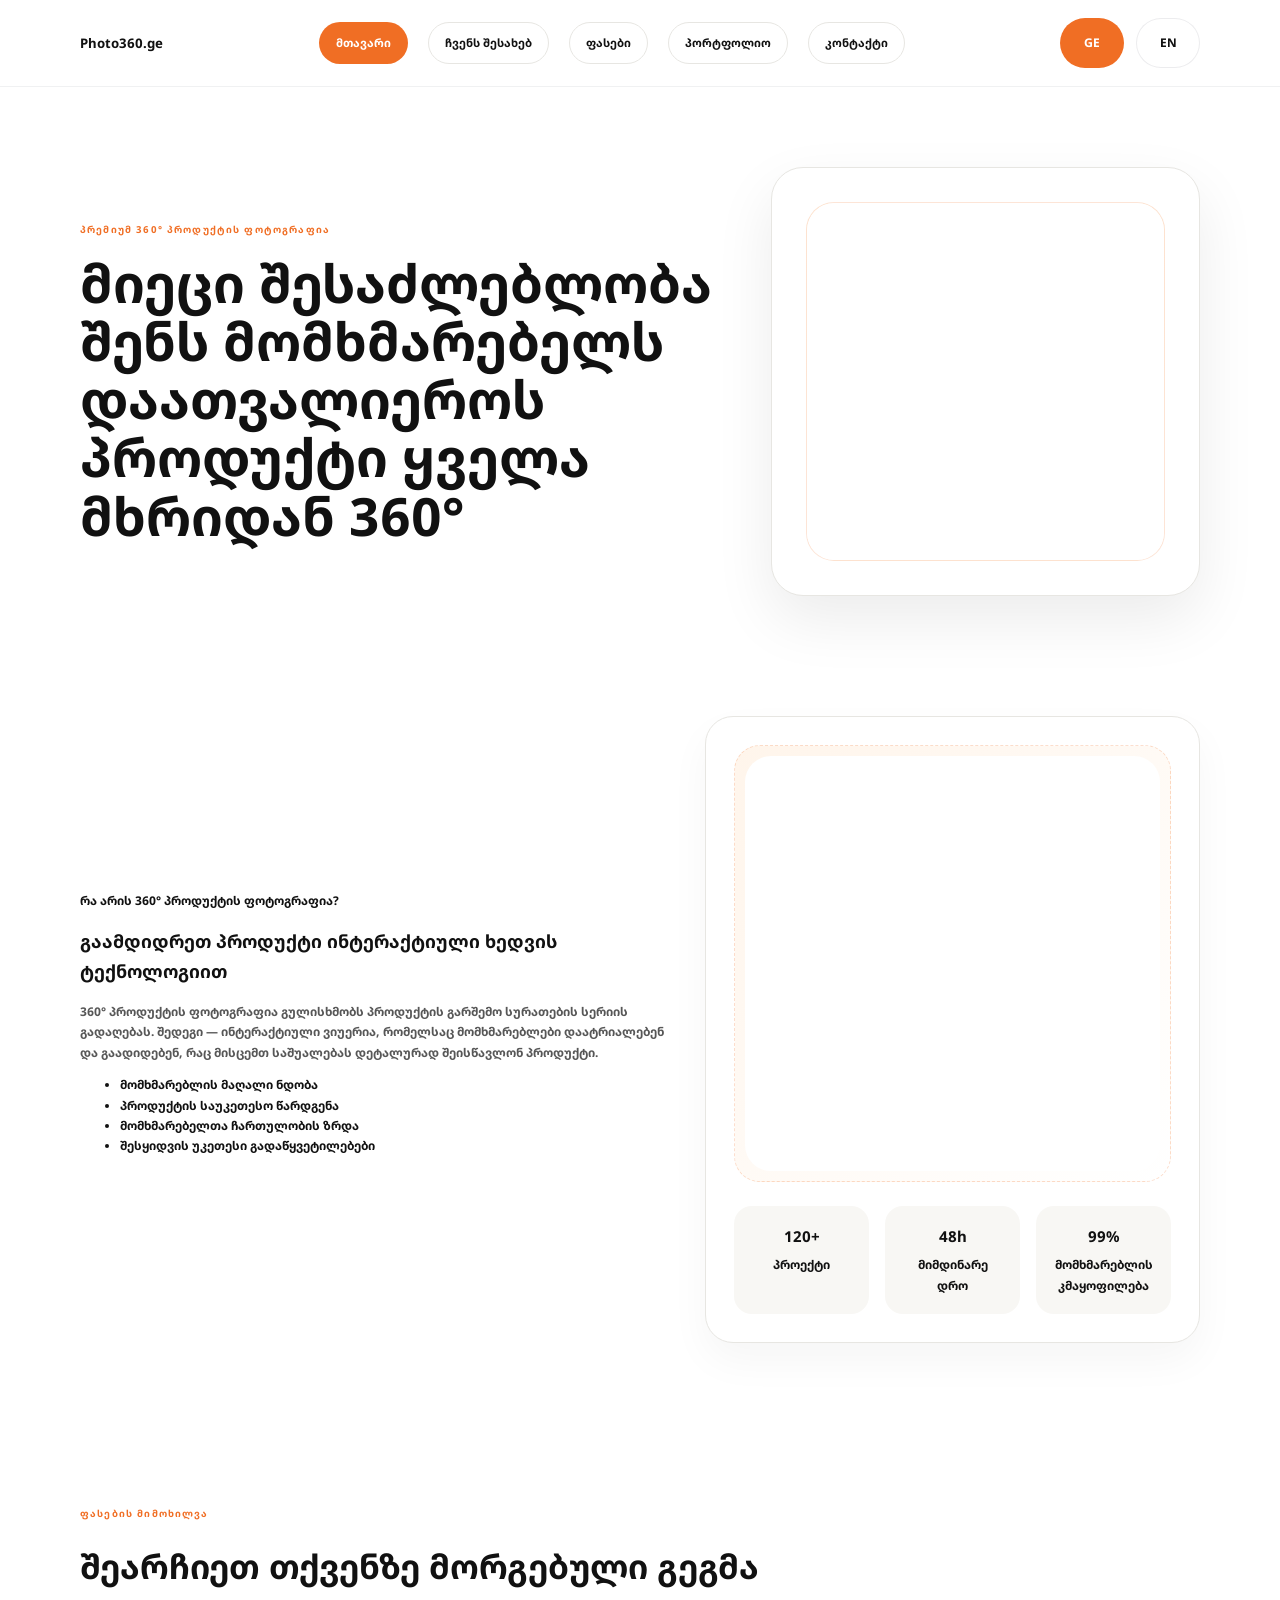
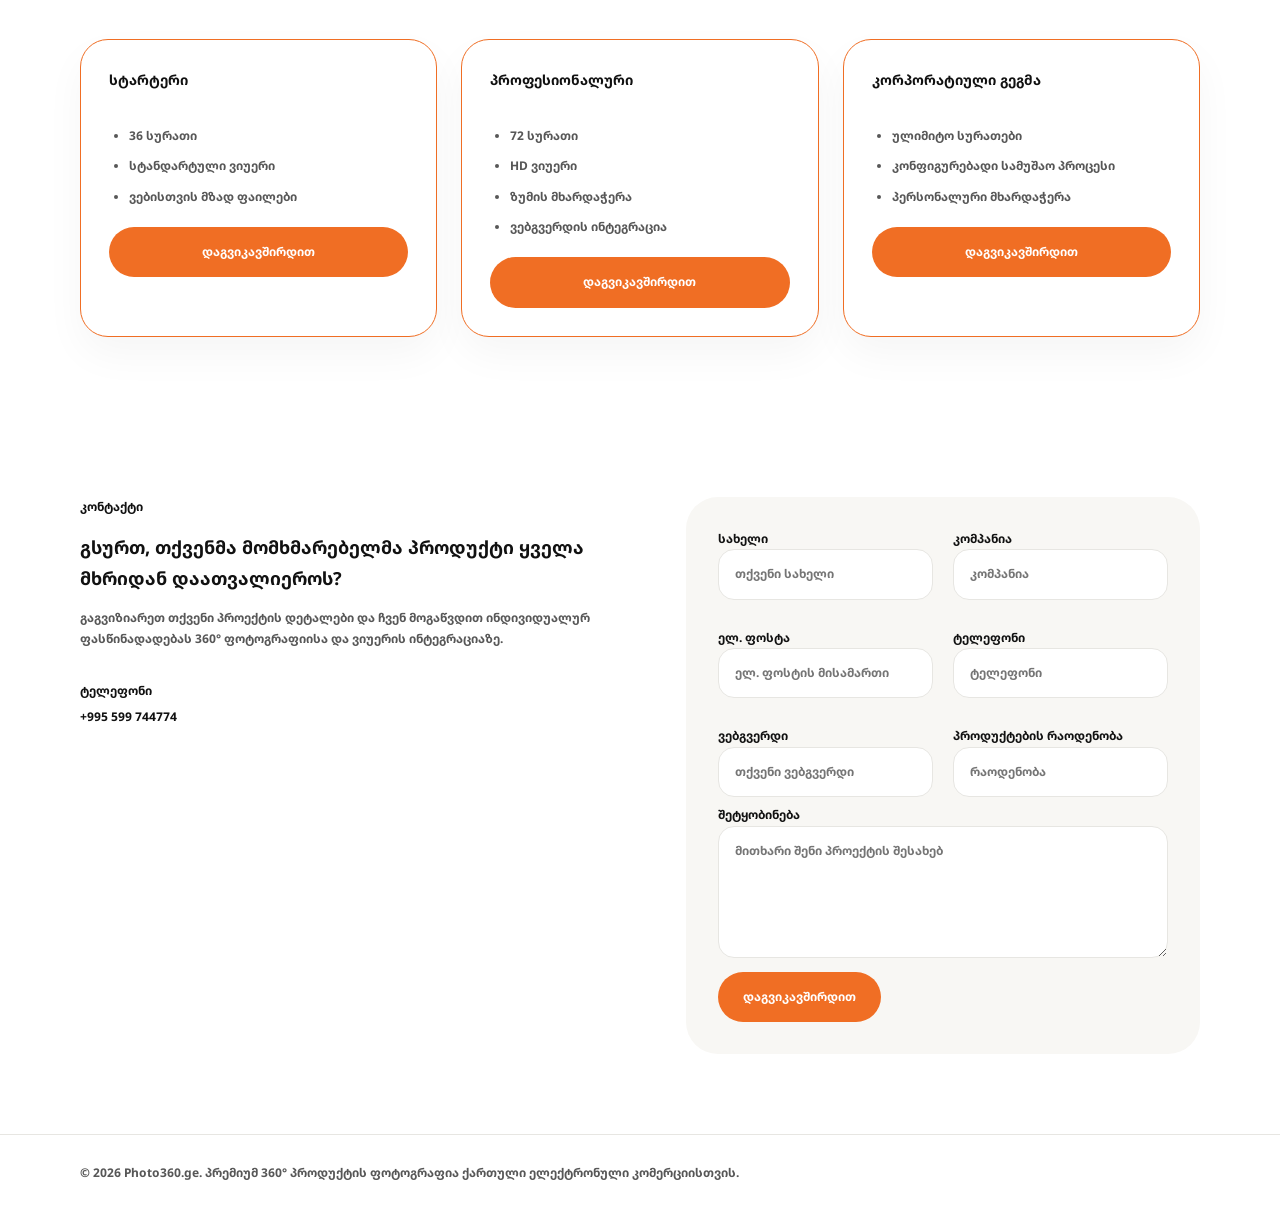
<file: index.html>
<!DOCTYPE html>
<html lang="ka">
  <head>
    <meta charset="UTF-8" />
    <meta name="viewport" content="width=device-width, initial-scale=1.0" />
    <title>Photo360.ge – Show Every Product From Every Angle</title>
    <meta
      name="description"
      content="Photo360.ge offers professional 360° product photography, interactive product viewers and e-commerce imaging for businesses in Georgia."
    />
    <link rel="stylesheet" href="styles.css" />
  </head>
  <body>
    <header class="site-header">
      <div class="container header-inner">
        <a href="index.html" class="brand">Photo360.ge</a>
        <button class="mobile-nav-toggle" aria-label="Toggle navigation">
          <span></span>
          <span></span>
          <span></span>
        </button>
        <nav class="site-nav">
          <a href="index.html" data-en="Home">მთავარი</a>
          <a href="about.html" data-en="About Us">ჩვენს შესახებ</a>

          <a href="pricing.html" data-en="Pricing">ფასები</a>
          <a href="portfolio.html" data-en="Portfolio">პორტფოლიო</a>
          <a href="contact.html" data-en="Contact">კონტაქტი</a>
        </nav>
        <div class="header-actions">
          <a href="?lang=ka" class="button button-secondary language-toggle">GE</a>
          <a href="?lang=en" class="button button-secondary language-toggle">EN</a>
        </div>
      </div>
    </header>

    <main>
      <section class="hero" id="home">
        <div class="container hero-grid">
          <div class="hero-copy">
            <span class="eyebrow" data-en="Premium 360° Product Photography">პრემიუმ 360° პროდუქტის ფოტოგრაფია</span>
            <h1 data-en="Give your customer the ability to explore the product from every angle in 360°">მიეცი შესაძლებლობა შენს მომხმარებელს დაათვალიეროს პროდუქტი ყველა მხრიდან 360°</h1>
          </div>

          <div class="hero-visual">
            <div class="viewer-card">
              <div class="viewer-placeholder">
                <iframe src="https://spinzam.com/shot/embed/?idx=553513" width="640" height="640" scrolling="no" style="max-width:100%; max-height:100vw;"></iframe>
              </div>
            </div>
          </div>
        </div>
      </section>

      <section class="section viewer" id="viewer">
        <div class="container viewer-grid">
          <div class="viewer-copy">
            <span class="eyebrow" data-en="What is 360 Product Photography?">რა არის 360° პროდუქტის ფოტოგრაფია?</span>
            <h2 data-en="Enrich your product with interactive viewing technology">გაამდიდრეთ პროდუქტი ინტერაქტიული ხედვის ტექნოლოგიით</h2>
            <p data-en="360° product photography involves capturing a series of images around a product. The result is an interactive viewer that customers can rotate and zoom, allowing them to examine the product in detail.">
              360° პროდუქტის ფოტოგრაფია გულისხმობს პროდუქტის გარშემო სურათების სერიის გადაღებას. შედეგი — ინტერაქტიული ვიუერია, რომელსაც მომხმარებლები დაატრიალებენ და გაადიდებენ, რაც მისცემთ საშუალებას დეტალურად შეისწავლონ პროდუქტი.
            </p>
            <ul>
              <li data-en="Higher customer trust">მომხმარებლის მაღალი ნდობა</li>
              <li data-en="Best product presentation">პროდუქტის საუკეთესო წარდგენა</li>
              <li data-en="Increased customer engagement">მომხმარებელთა ჩართულობის ზრდა</li>
              <li data-en="Better purchasing decisions">შესყიდვის უკეთესი გადაწყვეტილებები</li>
            </ul>
          </div>
          <div class="viewer-demo-card">
            <div class="viewer-demo-body">
              <div class="viewer-demo-placeholder">
                <iframe src="https://spinzam.com/shot/embed/?idx=553509" width="640" height="640" scrolling="no" style="max-width:100%; max-height:100vw;"></iframe>
              </div>
              <div class="viewer-stats">
                <div><strong>120+</strong><span data-en="Projects">პროექტი</span></div>
                <div><strong>48h</strong><span data-en="Turnaround">მიმდინარე დრო</span></div>
                <div><strong>99%</strong><span data-en="Client satisfaction">მომხმარებლის კმაყოფილება</span></div>
              </div>
            </div>
          </div>
        </div>
      </section>

      <section class="section pricing" id="pricing">
        <div class="container">
          <div class="section-intro">
            <span class="eyebrow" data-en="Pricing Preview">ფასების მიმოხილვა</span>
            <h2 data-en="Choose the plan that works for you">შეარჩიეთ თქვენზე მორგებული გეგმა</h2>
          </div>
          <div class="pricing-grid">
            <article class="pricing-card featured">
              <h3 data-en="Starter">სტარტერი</h3>
              <ul>
                <li data-en="36 Images">36 სურათი</li>
                <li data-en="Standard Viewer">სტანდარტული ვიუერი</li>
                <li data-en="Web Ready Files">ვებისთვის მზად ფაილები</li>
              </ul>
              <a href="#contact" class="button button-primary" data-en="Contact">დაგვიკავშირდით</a>
            </article>
            <article class="pricing-card">
              <h3 data-en="Professional">პროფესიონალური</h3>
              <ul>
                <li data-en="72 Images">72 სურათი</li>
                <li data-en="HD Viewer">HD ვიუერი</li>
                <li data-en="Zoom Support">ზუმის მხარდაჭერა</li>
                <li data-en="Website Integration">ვებგვერდის ინტეგრაცია</li>
              </ul>
              <a href="#contact" class="button button-primary" data-en="Contact">დაგვიკავშირდით</a>
            </article>
            <article class="pricing-card">
              <h3 data-en="Corporate">კორპორატიული გეგმა</h3>
              <ul>
                <li data-en="Unlimited Images">ულიმიტო სურათები</li>
                <li data-en="Custom Workflow">კონფიგურებადი სამუშაო პროცესი</li>
                <li data-en="Personalized Support">პერსონალური მხარდაჭერა</li>
              </ul>
              <a href="#contact" class="button button-primary" data-en="Contact">დაგვიკავშირდით</a>
            </article>
          </div>
        </div>
      </section>

      <section class="section contact" id="contact">
        <div class="container contact-grid">
          <div class="contact-copy">
            <span class="eyebrow" data-en="Contact">კონტაქტი</span>
            <h2 data-en="Would you like your customers to view your product from every angle?">გსურთ, თქვენმა მომხმარებელმა პროდუქტი ყველა მხრიდან დაათვალიეროს?</h2>
            <p data-en="Share your project details, and we will provide a tailored proposal for 360° photography and viewer integration.">
              გაგვიზიარეთ თქვენი პროექტის დეტალები და ჩვენ <strong>მოგაწვდით</strong> ინდივიდუალურ ფასწინადადებას 360° ფოტოგრაფიისა და ვიუერის ინტეგრაციაზე.
            </p>
            <div class="contact-details">
              <div><strong data-en="Phone">ტელეფონი</strong><span>+995 599 744774</span></div>
            </div>
          </div>
          <form class="contact-form" id="contactForm">
            <div class="form-grid">
              <label><span data-en="Name">სახელი</span><input type="text" name="from_name" placeholder="თქვენი სახელი" data-en="Your name" required /></label>
              <label><span data-en="Company">კომპანია</span><input type="text" name="company" placeholder="კომპანია" data-en="Company" /></label>
              <label><span data-en="Email">ელ. ფოსტა</span><input type="email" name="email" placeholder="ელ. ფოსტის მისამართი" data-en="Email address" required /></label>
              <label><span data-en="Phone">ტელეფონი</span><input type="tel" name="phone" placeholder="ტელეფონი" data-en="Phone" /></label>
              <label><span data-en="Website">ვებგვერდი</span><input type="text" name="website" inputmode="url" autocomplete="url" placeholder="თქვენი ვებგვერდი" data-en="Your website" /></label>
              <label><span data-en="Number of Products">პროდუქტების რაოდენობა</span><input type="text" name="product_count" placeholder="რაოდენობა" data-en="Quantity" /></label>
            </div>
            <label class="full-width"><span data-en="Message">შეტყობინება</span><textarea name="message" rows="5" placeholder="მითხარი შენი პროექტის შესახებ" data-en="Tell us about your project" required></textarea></label>
            <button type="submit" class="button button-primary" data-en="Send Message">დაგვიკავშირდით</button>
          </form>
        </div>
      </section>
    </main>

    <footer class="site-footer">
      <div class="container footer-inner">
        <p>© 2026 Photo360.ge. პრემიუმ 360° პროდუქტის ფოტოგრაფია ქართული ელექტრონული კომერციისთვის.</p>
      </div>
    </footer>

    <script src="lang.js"></script>
    <script>
      const toggle = document.querySelector('.mobile-nav-toggle');
      const nav = document.querySelector('.site-nav');
      if (toggle && nav) {
        toggle.addEventListener('click', () => {
          nav.classList.toggle('nav-open');
          toggle.classList.toggle('open');
        });
      }

    </script>
    <script src="whatsapp-form.js"></script>
  </body>
</html>
</file>
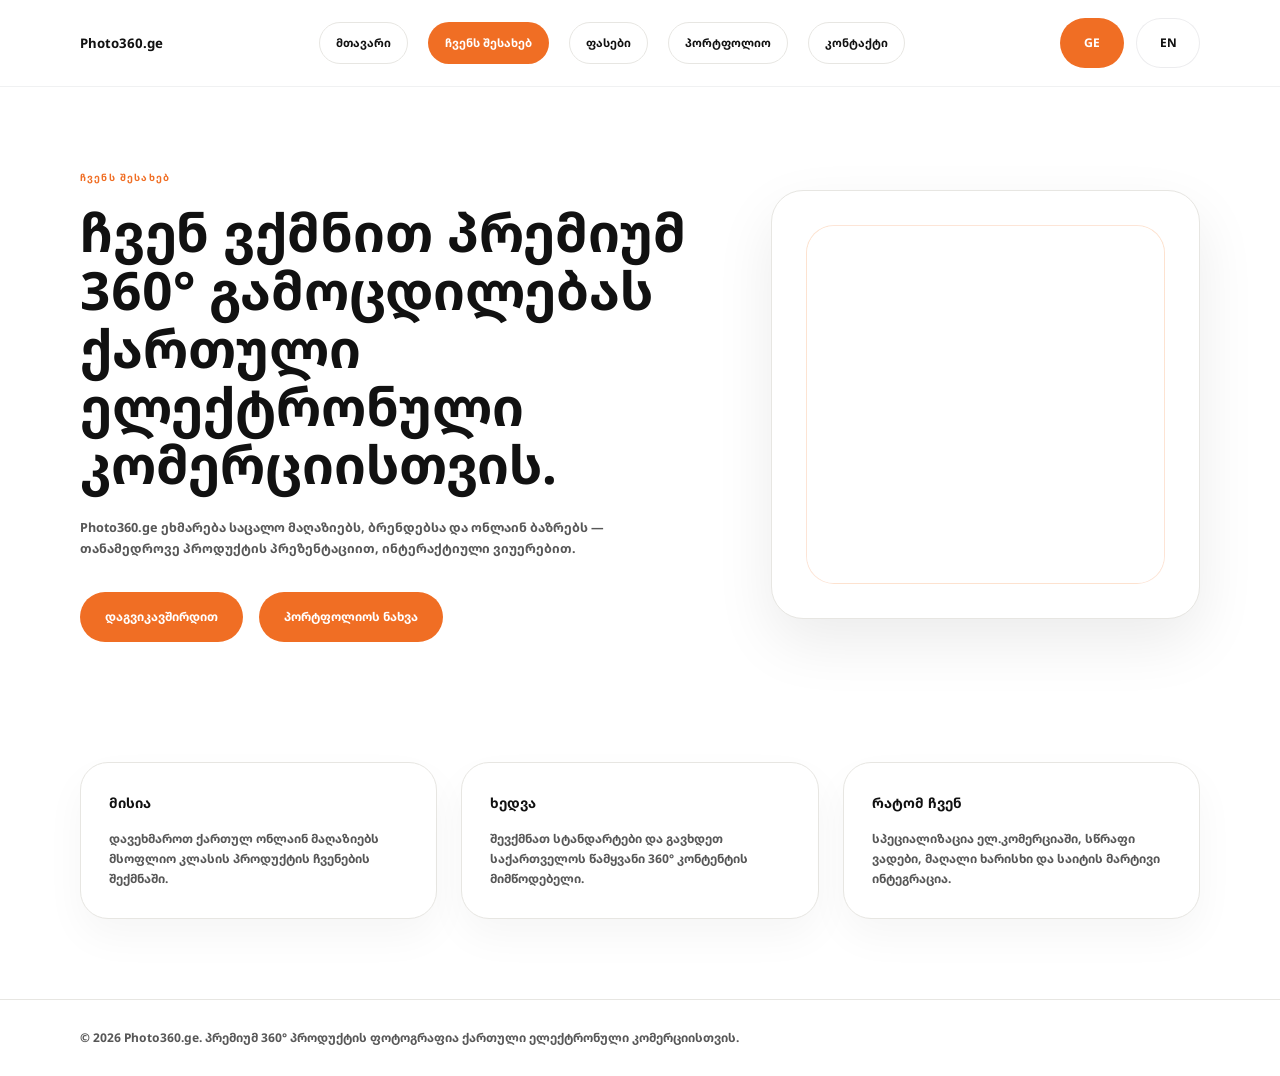
<file: about.html>
<!DOCTYPE html>
<html lang="ka">
  <head>
    <meta charset="UTF-8" />
    <meta name="viewport" content="width=device-width, initial-scale=1.0" />
    <title>About Us — Photo360.ge</title>
    <meta
      name="description"
      content="გაიგეთ მეტი Photo360.ge‑ზე — ჩვენი მისია, სტუდია და გუნდი, რომლებიც უზრუნველყოფენ 360° პროდუქტის ფოტოგრაფიას ქართული ელექტრონული კომერციისათვის."
    />
    <link rel="stylesheet" href="styles.css" />
  </head>
  <body>
    <header class="site-header">
      <div class="container header-inner">
        <a href="index.html" class="brand">Photo360.ge</a>
        <button class="mobile-nav-toggle" aria-label="Toggle navigation">
          <span></span>
          <span></span>
          <span></span>
        </button>
        <nav class="site-nav">
          <a href="index.html" data-en="Home">მთავარი</a>
          <a href="about.html" data-en="About Us">ჩვენს შესახებ</a>

          <a href="pricing.html" data-en="Pricing">ფასები</a>
          <a href="portfolio.html" data-en="Portfolio">პორტფოლიო</a>
          <a href="contact.html" data-en="Contact">კონტაქტი</a>
        </nav>
        <div class="header-actions">
          <a href="?lang=ka" class="button button-secondary language-toggle">GE</a>
          <a href="?lang=en" class="button button-secondary language-toggle">EN</a>
        </div>
      </div>
    </header>

    <main>
      <section class="hero" id="about-hero">
        <div class="container hero-grid">
          <div class="hero-copy">
            <span class="eyebrow" data-en="About Us">ჩვენს შესახებ</span>
            <h1 data-en="We create premium 360° experiences for Georgian e-commerce.">ჩვენ ვქმნით პრემიუმ 360° გამოცდილებას ქართული ელექტრონული კომერციისთვის.</h1>
            <p data-en="Photo360.ge helps retail stores, brands, and online marketplaces with modern product presentation and interactive viewers.">
              Photo360.ge ეხმარება საცალო მაღაზიებს, ბრენდებსა და ონლაინ ბაზრებს — თანამედროვე პროდუქტის პრეზენტაციით, ინტერაქტიული ვიუერებით.
            </p>
            <div class="hero-actions">
              <a href="contact.html" class="button button-primary" data-en="Contact">დაგვიკავშირდით</a>
              <a href="portfolio.html" class="button button-primary" data-en="View Portfolio">პორტფოლიოს ნახვა</a>
            </div>
          </div>
          <div class="hero-visual">
            <div class="viewer-card">
                <div class="viewer-placeholder">
                  <iframe src="https://spinzam.com/shot/embed/?idx=553510" width="640" height="640" scrolling="no" style="max-width:100%; max-height:100vw;"></iframe>
                </div>
            </div>
          </div>
        </div>
      </section>

      <section class="section">
        <div class="container">
          <div class="benefit-grid">
            <article>
              <h3 data-en="Mission">მისია</h3>
              <p data-en="Help Georgian online stores create world-class product presentations.">დავეხმაროთ ქართულ ონლაინ მაღაზიებს მსოფლიო კლასის პროდუქტის ჩვენების შექმნაში.</p>
            </article>
            <article>
              <h3 data-en="Vision">ხედვა</h3>
              <p data-en="Let's set standards and become Georgia's leading 360° content provider.">შევქმნათ სტანდარტები და გავხდეთ საქართველოს წამყვანი 360° კონტენტის მიმწოდებელი.</p>
            </article>
            <article>
              <h3 data-en="Why Us">რატომ ჩვენ</h3>
              <p data-en="Specialization in e-commerce, fast turnaround, high quality, and easy website integration.">სპეციალიზაცია ელ.კომერციაში, სწრაფი ვადები, მაღალი ხარისხი და საიტის მარტივი ინტეგრაცია.</p>
            </article>
          </div>
        </div>
      </section>
    </main>

    <footer class="site-footer">
      <div class="container footer-inner">
        <p data-en="© 2026 Photo360.ge. Premium 360° product photography for Georgian e-commerce.">© 2026 Photo360.ge. პრემიუმ 360° პროდუქტის ფოტოგრაფია ქართული ელექტრონული კომერციისთვის.</p>
      </div>
    </footer>

    <script src="lang.js"></script>
    <script>
      const toggle = document.querySelector('.mobile-nav-toggle');
      const nav = document.querySelector('.site-nav');
      toggle.addEventListener('click', () => {
        nav.classList.toggle('nav-open');
        toggle.classList.toggle('open');
      });
    </script>
    <script src="spin-viewer.js"></script>
  </body>
</html>
</file>
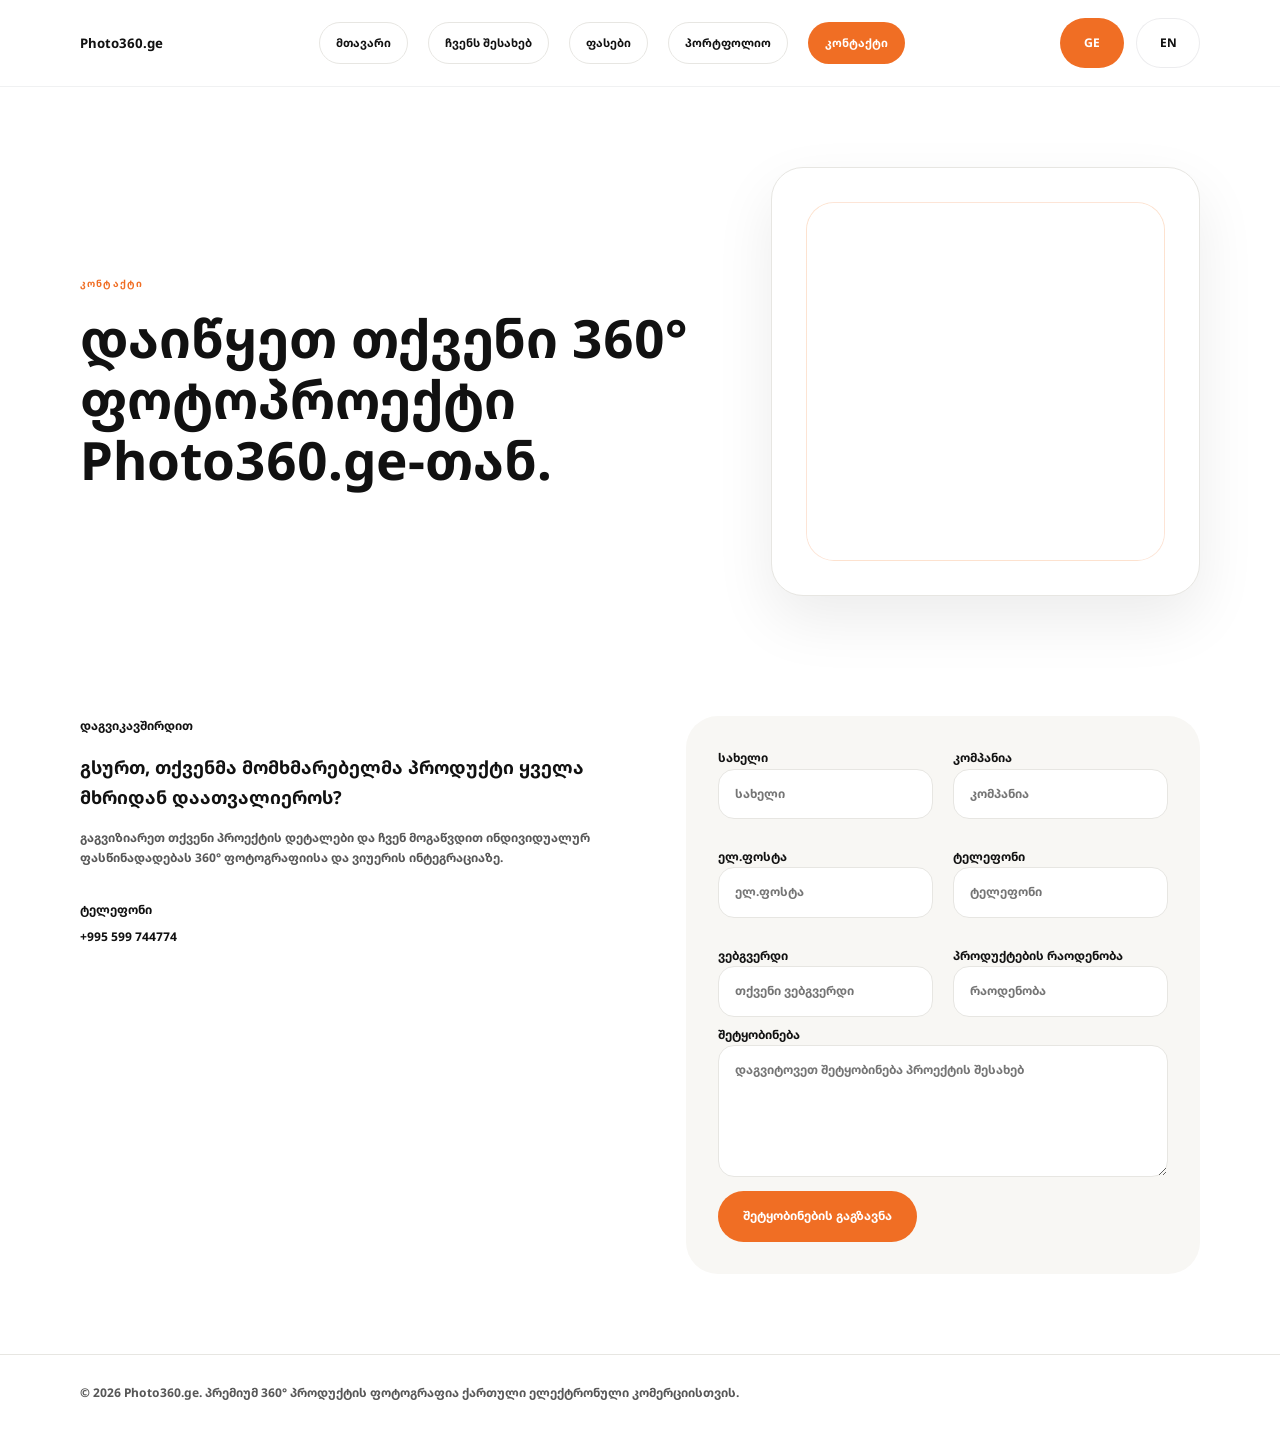
<file: contact.html>
<!DOCTYPE html>
<html lang="ka">
  <head>
    <meta charset="UTF-8" />
    <meta name="viewport" content="width=device-width, initial-scale=1.0" />
    <title>Contact — Photo360.ge</title>
    <meta
      name="description"
      content="Contact Photo360.ge for 360° product photography, viewer creation, and e-commerce imaging solutions in Georgia."
    />
    <link rel="stylesheet" href="styles.css" />
  </head>
  <body>
    <header class="site-header">
      <div class="container header-inner">
        <a href="index.html" class="brand">Photo360.ge</a>
        <button class="mobile-nav-toggle" aria-label="Toggle navigation">
          <span></span>
          <span></span>
          <span></span>
        </button>
        <nav class="site-nav">
          <a href="index.html" data-en="Home">მთავარი</a>
          <a href="about.html" data-en="About Us">ჩვენს შესახებ</a>

          <a href="pricing.html" data-en="Pricing">ფასები</a>
          <a href="portfolio.html" data-en="Portfolio">პორტფოლიო</a>
          <a href="contact.html" data-en="Contact">კონტაქტი</a>
        </nav>
        <div class="header-actions">
          <a href="?lang=ka" class="button button-secondary language-toggle">GE</a>
          <a href="?lang=en" class="button button-secondary language-toggle">EN</a>
        </div>
      </div>
    </header>

    <main>
      <section class="hero" id="contact-hero">
        <div class="container hero-grid">
          <div class="hero-copy">
            <span class="eyebrow" data-en="Contact">კონტაქტი</span>
            <h1 data-en="Start your 360° photo project with Photo360.ge.">დაიწყეთ თქვენი 360° ფოტოპროექტი Photo360.ge-თან.</h1>
          </div>
          <div class="hero-visual">
            <div class="viewer-card">
              <div class="viewer-placeholder">
                <iframe src="https://spinzam.com/shot/embed/?idx=553513" width="640" height="640" scrolling="no" style="max-width:100%; max-height:100vw;"></iframe>
              </div>
            </div>
          </div>
        </div>
      </section>

      <section class="section contact">
        <div class="container contact-grid">
          <div class="contact-copy">
            <span class="eyebrow" data-en="Reach us">დაგვიკავშირდით</span>
            <h2 data-en="Would you like your customers to view your product from every angle?">გსურთ, თქვენმა მომხმარებელმა პროდუქტი ყველა მხრიდან დაათვალიეროს?</h2>
            <p data-en="Share your project details, and we will provide a tailored proposal for 360° photography and viewer integration.">
              გაგვიზიარეთ თქვენი პროექტის დეტალები და ჩვენ <strong>მოგაწვდით</strong> ინდივიდუალურ ფასწინადადებას 360° ფოტოგრაფიისა და ვიუერის ინტეგრაციაზე.
            </p>
            <div class="contact-details">
              <div><strong data-en="Phone">ტელეფონი</strong><span>+995 599 744774</span></div>
            </div>
          </div>

          <form class="contact-form" id="contactForm">
            <div class="form-grid">
              <label><span data-en="Name">სახელი</span><input type="text" name="from_name" placeholder="სახელი" data-en="Name" required /></label>
              <label><span data-en="Company">კომპანია</span><input type="text" name="company" placeholder="კომპანია" data-en="Company" /></label>
              <label><span data-en="Email">ელ.ფოსტა</span><input type="email" name="email" placeholder="ელ.ფოსტა" data-en="Email" required /></label>
              <label><span data-en="Phone">ტელეფონი</span><input type="tel" name="phone" placeholder="ტელეფონი" data-en="Phone" /></label>
              <label><span data-en="Website">ვებგვერდი</span><input type="text" name="website" inputmode="url" autocomplete="url" placeholder="თქვენი ვებგვერდი" data-en="Website" /></label>
              <label><span data-en="Number of Products">პროდუქტების რაოდენობა</span><input type="text" name="product_count" placeholder="რაოდენობა" data-en="Quantity" /></label>
            </div>
            <label class="full-width"><span data-en="Message">შეტყობინება</span><textarea name="message" rows="5" placeholder="დაგვიტოვეთ შეტყობინება პროექტის შესახებ" data-en="Tell us about your project" required></textarea></label>
            <button type="submit" class="button button-primary" data-en="Send Message">შეტყობინების გაგზავნა</button>
          </form>
        </div>
      </section>
    </main>

    <footer class="site-footer">
      <div class="container footer-inner">
        <p>© 2026 Photo360.ge. პრემიუმ 360° პროდუქტის ფოტოგრაფია ქართული ელექტრონული კომერციისთვის.</p>
      </div>
    </footer>

    <script src="lang.js"></script>
    <script>
      const toggle = document.querySelector('.mobile-nav-toggle');
      const nav = document.querySelector('.site-nav');
      if (toggle && nav) {
        toggle.addEventListener('click', () => {
          nav.classList.toggle('nav-open');
          toggle.classList.toggle('open');
        });
      }

    </script>
    <script src="whatsapp-form.js"></script>
  </body>
</html>
</file>
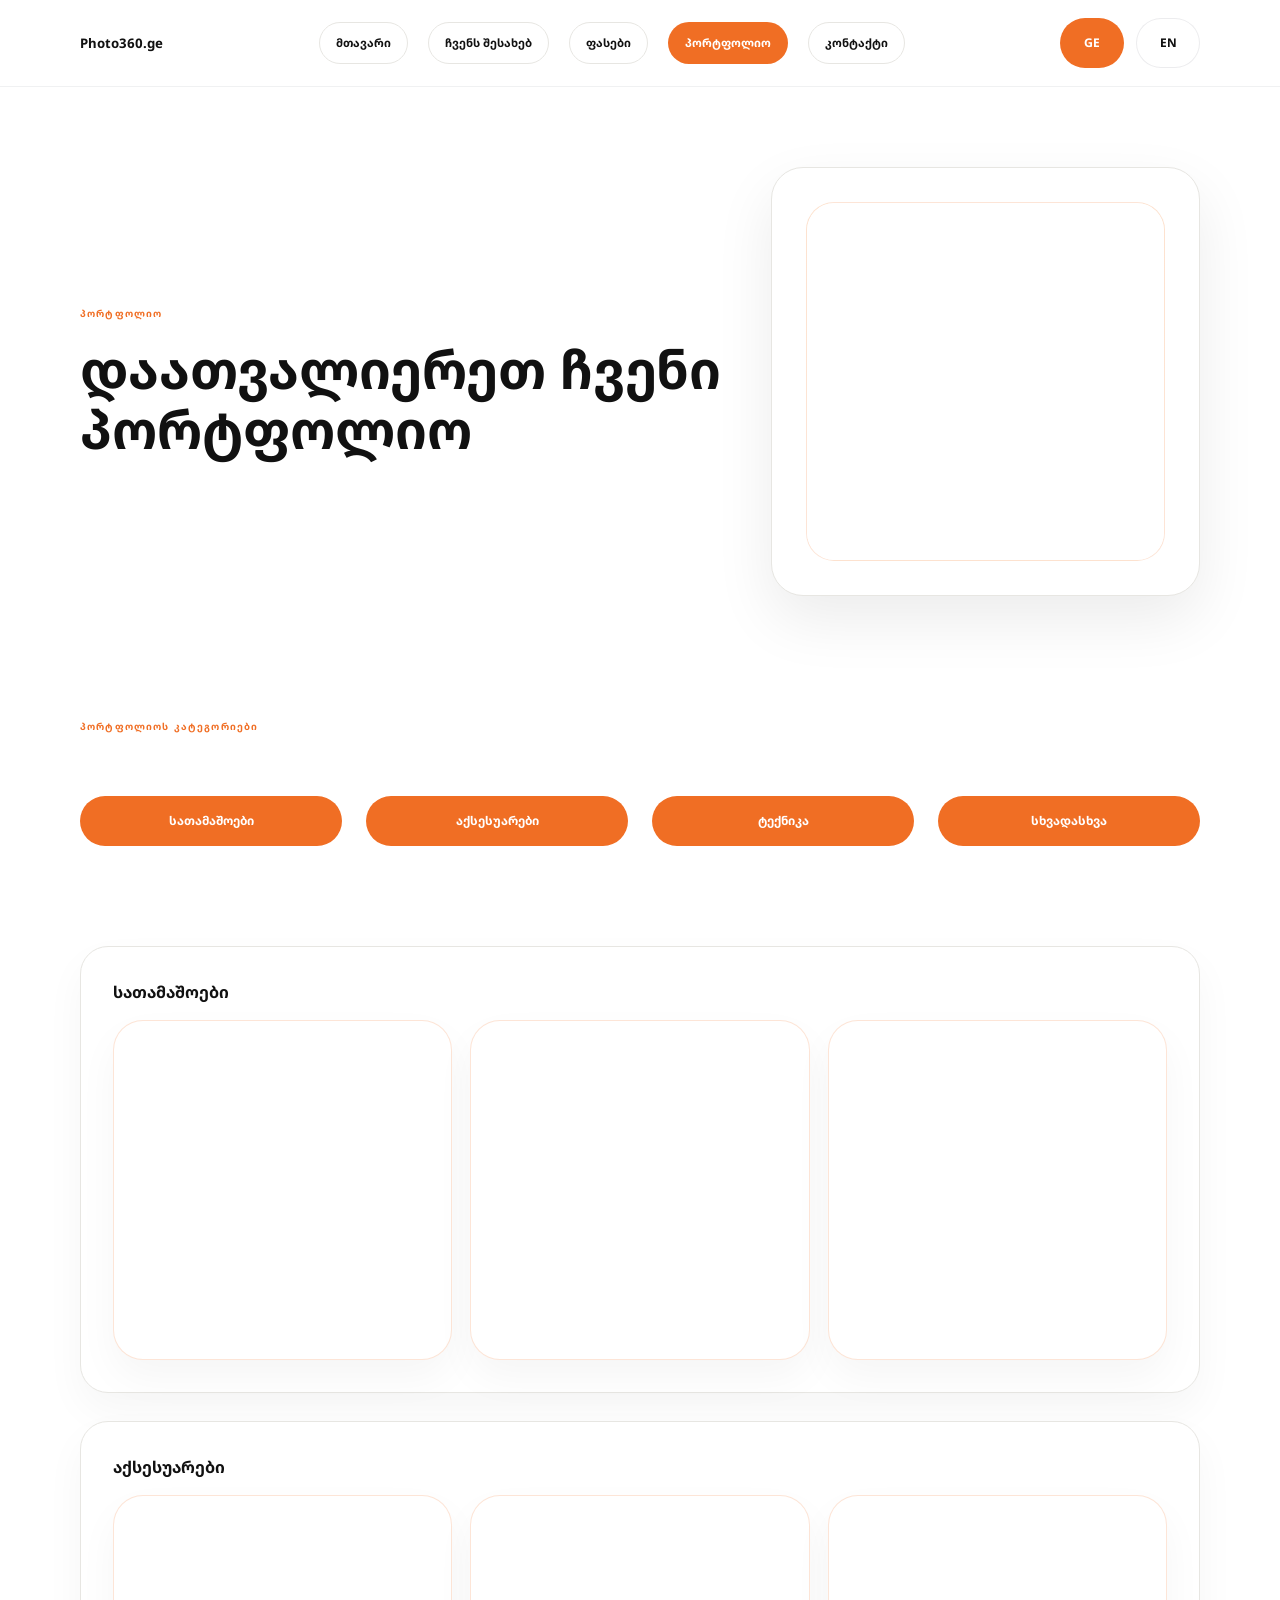
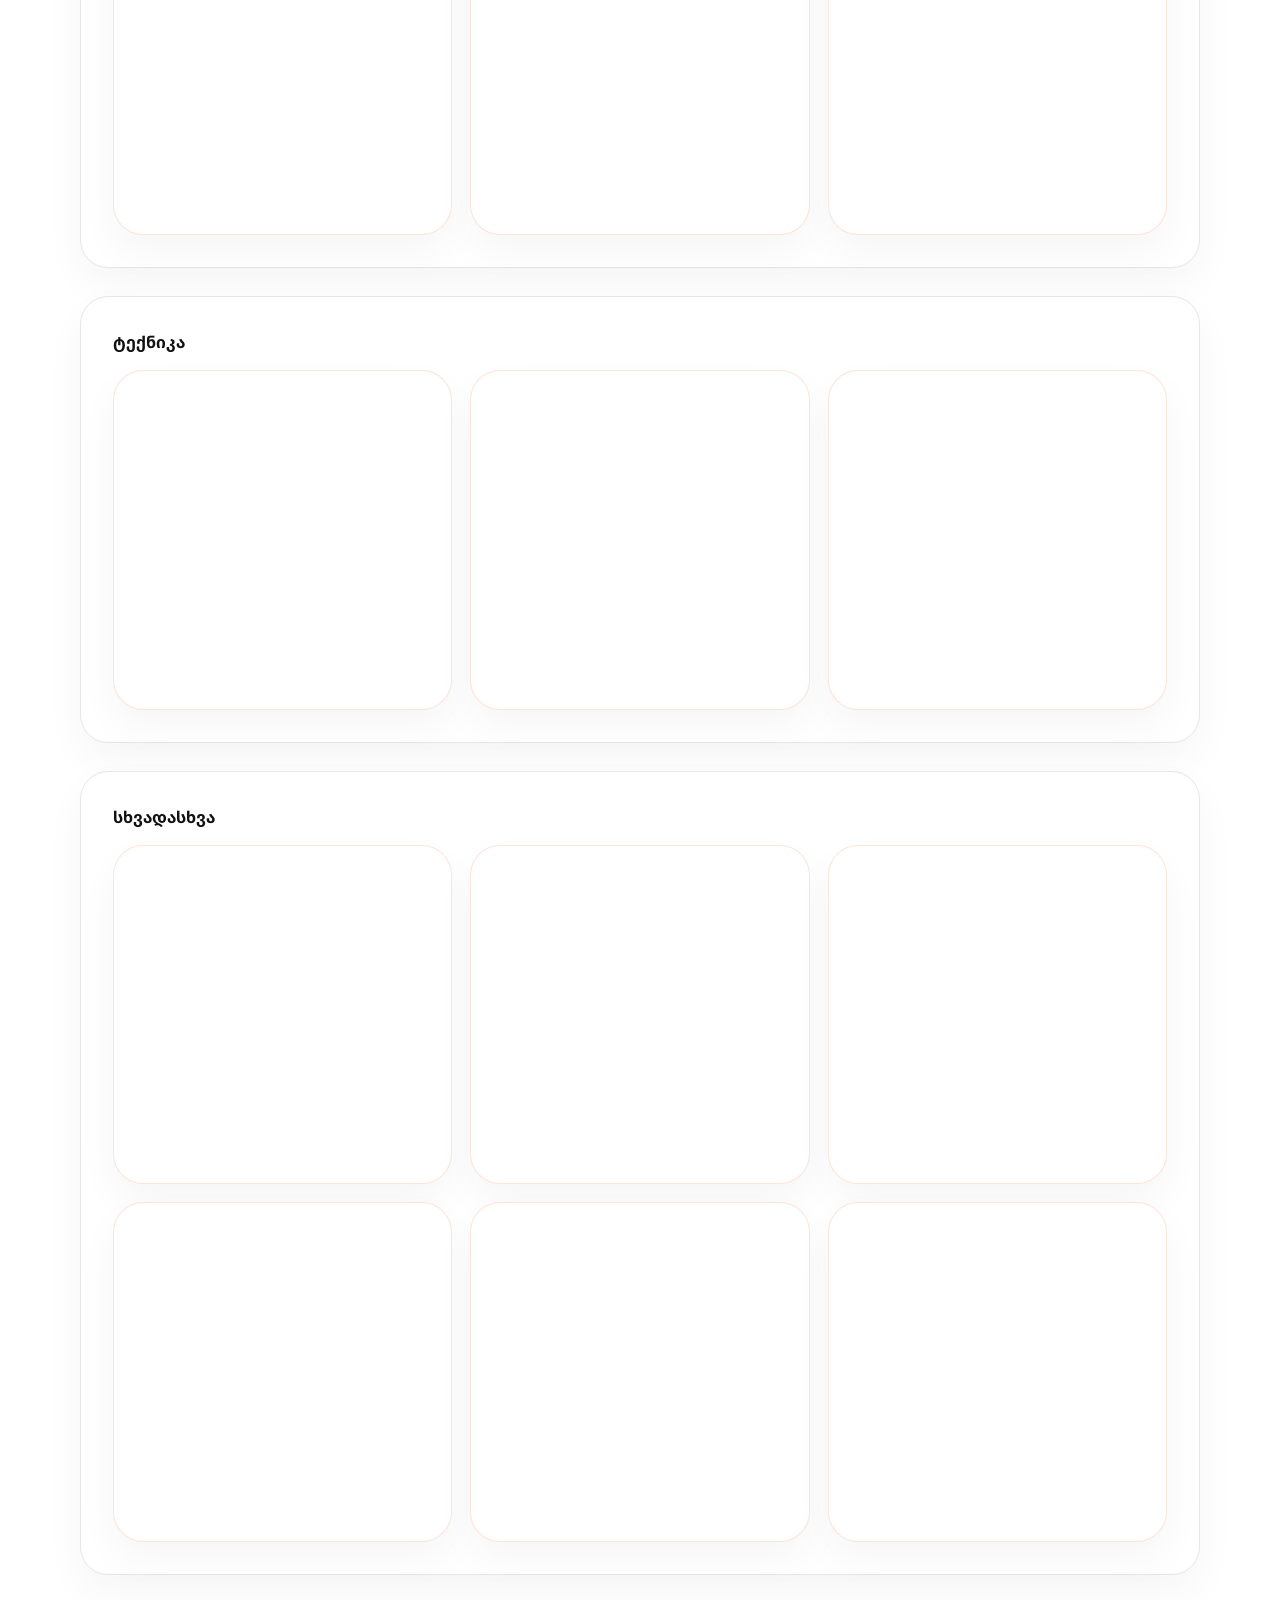
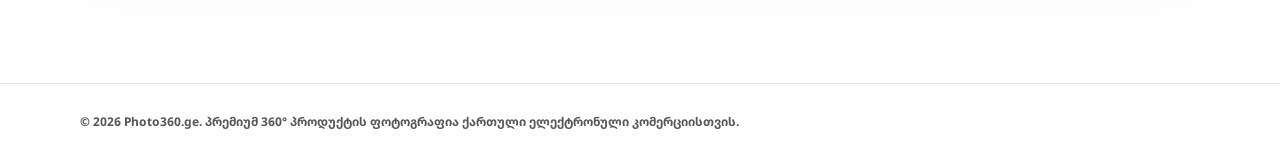
<file: portfolio.html>
<!DOCTYPE html>
<html lang="ka">
  <head>
    <meta charset="UTF-8" />
    <meta name="viewport" content="width=device-width, initial-scale=1.0" />
    <title>Portfolio — Photo360.ge</title>
    <meta
      name="description"
      content="See Photo360.ge portfolio examples of 360° product photography, viewer projects, and before/after product visuals."
    />
    <link rel="stylesheet" href="styles.css" />
  </head>
  <body>
    <header class="site-header">
      <div class="container header-inner">
        <a href="index.html" class="brand">Photo360.ge</a>
        <button class="mobile-nav-toggle" aria-label="Toggle navigation">
          <span></span>
          <span></span>
          <span></span>
        </button>
        <nav class="site-nav">
          <a href="index.html" data-en="Home">მთავარი</a>
          <a href="about.html" data-en="About Us">ჩვენს შესახებ</a>

          <a href="pricing.html" data-en="Pricing">ფასები</a>
          <a href="portfolio.html" data-en="Portfolio">პორტფოლიო</a>
          <a href="contact.html" data-en="Contact">კონტაქტი</a>
        </nav>
        <div class="header-actions">
          <a href="?lang=ka" class="button button-secondary language-toggle">GE</a>
          <a href="?lang=en" class="button button-secondary language-toggle">EN</a>
        </div>
      </div>
    </header>

    <main>
      <section class="hero" id="portfolio-hero">
        <div class="container hero-grid">
          <div class="hero-copy">
            <span class="eyebrow" data-en="Portfolio">პორტფოლიო</span>
            <h1 data-en="Browse our portfolio.">დაათვალიერეთ ჩვენი პორტფოლიო</h1>
          </div>
          <div class="hero-visual">
            <div class="viewer-card">
              <div class="viewer-placeholder">
                <iframe
                  src="https://spinzam.com/shot/embed/?idx=553506"
                  width="640"
                  height="640"
                  scrolling="no"
                  style="max-width:100%; max-height:100vw;"
                  loading="lazy"
                  title="Portfolio product spin"
                ></iframe>
              </div>
            </div>
          </div>
        </div>
      </section>

      <section class="section portfolio">
        <div class="container">
          <div class="section-intro">
            <span class="eyebrow" data-en="portfolio categories">პორტფოლიოს კატეგორიები</span>
          </div>
          <div class="portfolio-actions">
            <a class="button button-primary" href="#portfolio-electronics" data-en="Toys">სათამაშოები</a>
            <a class="button button-primary" href="#portfolio-fashion" data-en="Accessories">აქსესუარები</a>
            <a class="button button-primary" href="#portfolio-jewelry" data-en="Tech">ტექნიკა</a>
            <a class="button button-primary" href="#portfolio-furniture" data-en="Various">სხვადასხვა</a>
          </div>
        </div>
      </section>

      <section class="section portfolio-samples">
        <div class="container">
          <article id="portfolio-electronics" class="portfolio-sample">
            <h3 data-en="Toys samples">სათამაშოები</h3>
            <div class="sample-list sample-list-highlighted">
              <div class="sample-card sample-viewer-card">
                <iframe
                  src="https://spinzam.com/shot/embed/?idx=553506"
                  width="640"
                  height="640"
                  scrolling="no"
                  style="max-width:100%; max-height:100vw;"
                  loading="lazy"
                  title="Portfolio product spin"
                ></iframe>
              </div>
              <div class="sample-card sample-viewer-card">
                <iframe
                  src="https://spinzam.com/shot/embed/?idx=553514"
                  width="640"
                  height="640"
                  scrolling="no"
                  style="max-width:100%; max-height:100vw;"
                  loading="lazy"
                  title="Portfolio product spin"
                ></iframe>
              </div>
              <div class="sample-card sample-viewer-card">
                <iframe
                  src="https://spinzam.com/shot/embed/?idx=553226"
                  width="640"
                  height="640"
                  scrolling="no"
                  style="max-width:100%; max-height:100vw;"
                  loading="lazy"
                  title="Portfolio product spin"
                ></iframe>
              </div>
            </div>
          </article>

          <article id="portfolio-fashion" class="portfolio-sample">
            <h3 data-en="Accessories">აქსესუარები</h3>
            <div class="sample-list">
              <div class="sample-card sample-viewer-card">
                <iframe
                  src="https://spinzam.com/shot/embed/?idx=553510"
                  width="640"
                  height="640"
                  scrolling="no"
                  style="max-width:100%; max-height:100vw;"
                  loading="lazy"
                  title="Portfolio product spin"
                ></iframe>
              </div>
              <div class="sample-card sample-viewer-card">
                <iframe
                  src="https://spinzam.com/shot/embed/?idx=553229"
                  width="640"
                  height="640"
                  scrolling="no"
                  style="max-width:100%; max-height:100vw;"
                  loading="lazy"
                  title="Portfolio product spin"
                ></iframe>
              </div>
              <div class="sample-card sample-viewer-card">
                <iframe
                  src="https://spinzam.com/shot/embed/?idx=553230"
                  width="640"
                  height="640"
                  scrolling="no"
                  style="max-width:100%; max-height:100vw;"
                  loading="lazy"
                  title="Portfolio product spin"
                ></iframe>
              </div>
            </div>
          </article>

          <article id="portfolio-jewelry" class="portfolio-sample">
            <h3 data-en="Tech">ტექნიკა</h3>
            <div class="sample-list">
              <div class="sample-card sample-viewer-card">
                <iframe
                  src="https://spinzam.com/shot/embed/?idx=553508"
                  width="640"
                  height="640"
                  scrolling="no"
                  style="max-width:100%; max-height:100vw;"
                  loading="lazy"
                  title="Portfolio product spin"
                ></iframe>
              </div>
              <div class="sample-card sample-viewer-card">
                <iframe
                  src="https://spinzam.com/shot/embed/?idx=554478"
                  width="640"
                  height="640"
                  scrolling="no"
                  style="max-width:100%; max-height:100vw;"
                  loading="lazy"
                  title="Portfolio product spin"
                ></iframe>
              </div>
              <div class="sample-card sample-viewer-card">
                <iframe
                  src="https://spinzam.com/shot/embed/?idx=553358"
                  width="640"
                  height="640"
                  scrolling="no"
                  style="max-width:100%; max-height:100vw;"
                  loading="lazy"
                  title="Bracelet 360-degree spin"
                ></iframe>
              </div>
            </div>
          </article>

          <article id="portfolio-furniture" class="portfolio-sample">
            <h3 data-en="Various">სხვადასხვა</h3>
            <div class="sample-list">
              <div class="sample-card sample-viewer-card">
                <iframe
                  src="https://spinzam.com/shot/embed/?idx=553360"
                  width="640"
                  height="640"
                  scrolling="no"
                  style="max-width:100%; max-height:100vw;"
                  loading="lazy"
                  title="Portfolio product spin"
                ></iframe>
              </div>
              <div class="sample-card sample-viewer-card">
                <iframe
                  src="https://spinzam.com/shot/embed/?idx=553513"
                  width="640"
                  height="640"
                  scrolling="no"
                  style="max-width:100%; max-height:100vw;"
                  loading="lazy"
                  title="Portfolio product spin"
                ></iframe>
              </div>
              <div class="sample-card sample-viewer-card">
                <iframe
                  src="https://spinzam.com/shot/embed/?idx=553509"
                  width="640"
                  height="640"
                  scrolling="no"
                  style="max-width:100%; max-height:100vw;"
                  loading="lazy"
                  title="Table surface 360-degree spin"
                ></iframe>
              </div>
              <div class="sample-card sample-viewer-card sample-viewer-card-owl">
                <iframe
                  src="https://spinzam.com/shot/embed/?idx=555641"
                  width="640"
                  height="640"
                  scrolling="no"
                  style="max-width:100%; max-height:100vw;"
                  loading="lazy"
                  title="Owl 360-degree spin"
                ></iframe>
              </div>
              <div class="sample-card sample-viewer-card sample-viewer-card-beside-owl">
                <iframe
                  src="https://spinzam.com/shot/embed/?idx=555635"
                  width="640"
                  height="640"
                  scrolling="no"
                  style="max-width:100%; max-height:100vw;"
                  loading="lazy"
                  title="Portfolio product spin"
                ></iframe>
              </div>
              <div class="sample-card sample-viewer-card sample-viewer-card-next-to-boy">
                <iframe
                  src="https://spinzam.com/shot/embed/?idx=555634"
                  width="640"
                  height="640"
                  scrolling="no"
                  style="max-width:100%; max-height:100vw;"
                  loading="lazy"
                  title="Portfolio product spin"
                ></iframe>
              </div>
            </div>
          </article>
        </div>
      </section>

    </main>

    <footer class="site-footer">
      <div class="container footer-inner">
        <p>© 2026 Photo360.ge. პრემიუმ 360° პროდუქტის ფოტოგრაფია ქართული ელექტრონული კომერციისთვის.</p>
      </div>
    </footer>

    <script src="lang.js"></script>
    <script>
      const toggle = document.querySelector('.mobile-nav-toggle');
      const nav = document.querySelector('.site-nav');
      toggle.addEventListener('click', () => {
        nav.classList.toggle('nav-open');
        toggle.classList.toggle('open');
      });
    </script>
  </body>
</html>
</file>
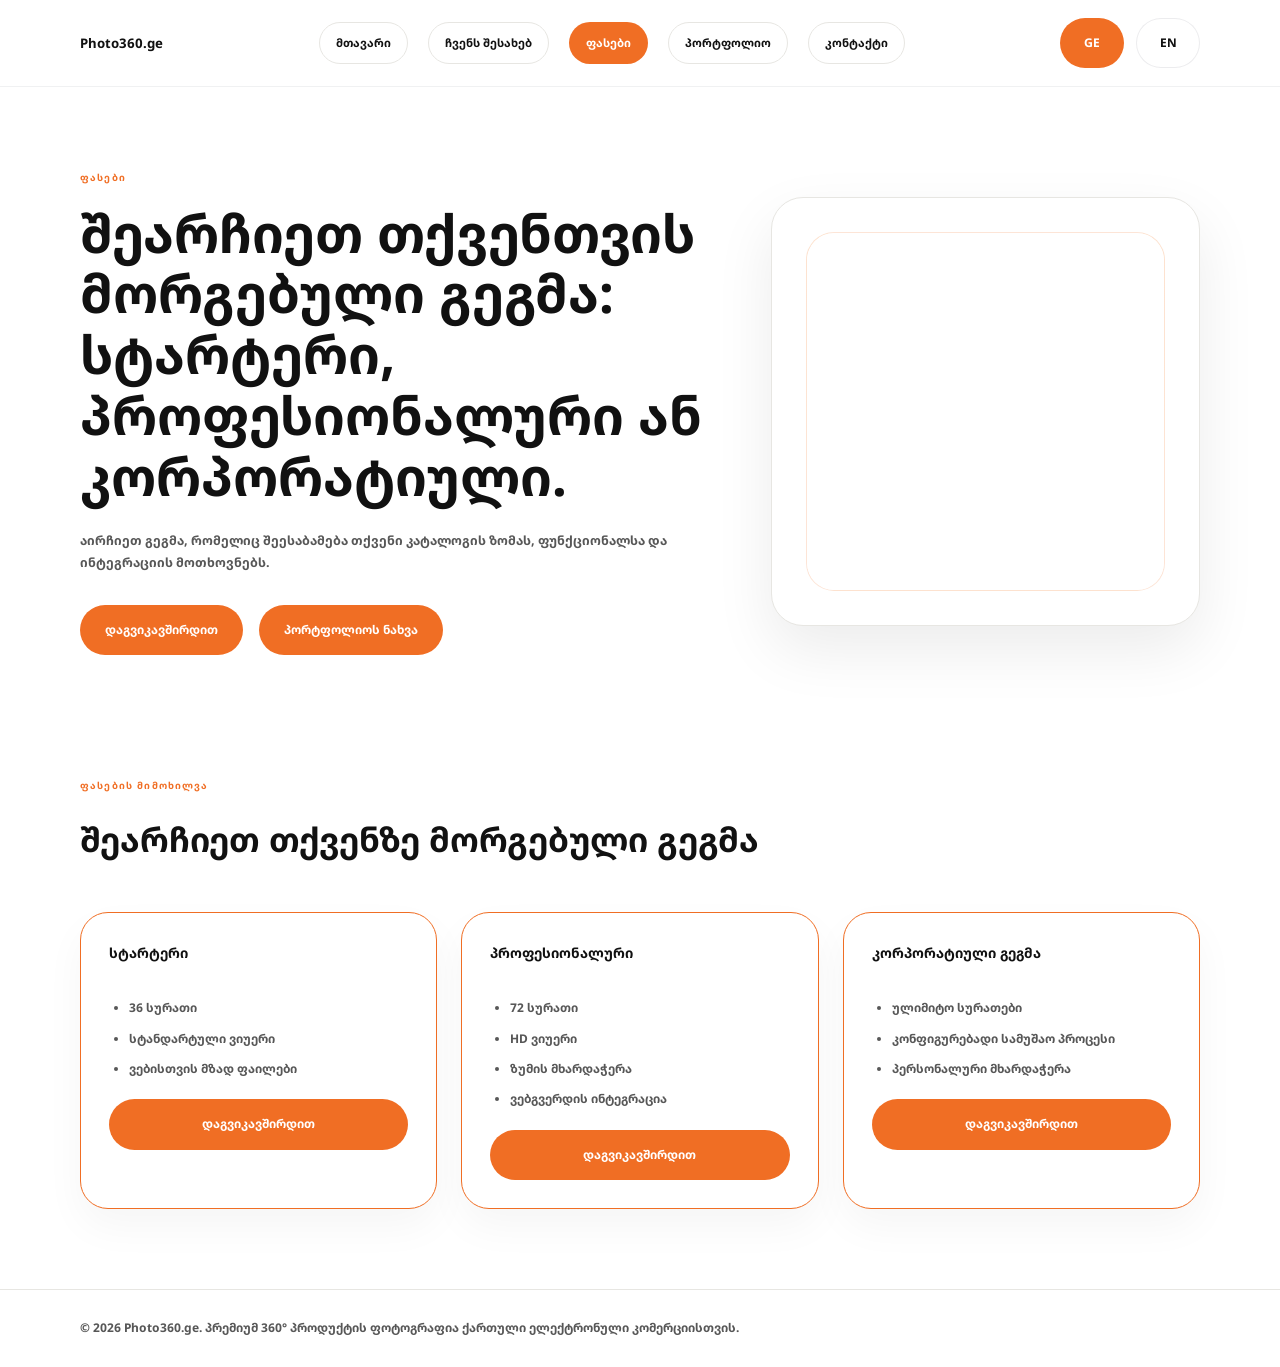
<file: pricing.html>
<!DOCTYPE html>
<html lang="ka">
  <head>
    <meta charset="UTF-8" />
    <meta name="viewport" content="width=device-width, initial-scale=1.0" />
    <title>Pricing — Photo360.ge</title>
    <meta
      name="description"
      content="Explore Photo360.ge pricing plans for 360° photography, interactive viewers, and enterprise content workflows."
    />
    <link rel="stylesheet" href="styles.css" />
  </head>
  <body>
    <header class="site-header">
      <div class="container header-inner">
        <a href="index.html" class="brand">Photo360.ge</a>
        <button class="mobile-nav-toggle" aria-label="Toggle navigation">
          <span></span>
          <span></span>
          <span></span>
        </button>
        <nav class="site-nav">
          <a href="index.html" data-en="Home">მთავარი</a>
          <a href="about.html" data-en="About Us">ჩვენს შესახებ</a>

          <a href="pricing.html" data-en="Pricing">ფასები</a>
          <a href="portfolio.html" data-en="Portfolio">პორტფოლიო</a>
          <a href="contact.html" data-en="Contact">კონტაქტი</a>
        </nav>
        <div class="header-actions">
          <a href="?lang=ka" class="button button-secondary language-toggle">GE</a>
          <a href="?lang=en" class="button button-secondary language-toggle">EN</a>
        </div>
      </div>
    </header>

    <main>
      <section class="hero" id="pricing-hero">
        <div class="container hero-grid">
            <div class="hero-copy">
            <span class="eyebrow" data-en="Pricing">ფასები</span>
            <h1 data-en="Choose the plan that suits you: Starter, Professional, or Corporate.">შეარჩიეთ თქვენთვის მორგებული გეგმა: სტარტერი, პროფესიონალური ან კორპორატიული.</h1>
            <p data-en="Choose a plan that matches the size of your catalog, functionality, and integration requirements.">
             აირჩიეთ გეგმა, რომელიც შეესაბამება თქვენი კატალოგის ზომას, ფუნქციონალსა და ინტეგრაციის მოთხოვნებს.
            </p>
            <div class="hero-actions">
              <a href="contact.html" class="button button-primary" data-en="Contact">დაგვიკავშირდით</a>
              <a href="portfolio.html" class="button button-primary" data-en="View Portfolio">პორტფოლიოს ნახვა</a>
            </div>
          </div>
          <div class="hero-visual">
            <div class="viewer-card">
              <div class="viewer-placeholder">
                <iframe src="https://spinzam.com/shot/embed/?idx=553514" width="640" height="640" scrolling="no" style="max-width:100%; max-height:100vw;"></iframe>
              </div>
            </div>
          </div>
        </div>
      </section>

      <section class="section pricing">
        <div class="container">
          <div class="section-intro">
            <span class="eyebrow" data-en="Pricing Preview">ფასების მიმოხილვა</span>
            <h2 data-en="Choose the plan that works for you">შეარჩიეთ თქვენზე მორგებული გეგმა</h2>
          </div>
          <div class="pricing-grid">
            <article class="pricing-card featured">
              <h3 data-en="Starter">სტარტერი</h3>
              <ul>
                <li data-en="36 Images">36 სურათი</li>
                <li data-en="Standard Viewer">სტანდარტული ვიუერი</li>
                <li data-en="Web Ready Files">ვებისთვის მზად ფაილები</li>
              </ul>
              <a href="contact.html" class="button button-primary" data-en="Contact">დაგვიკავშირდით</a>
            </article>
            <article class="pricing-card">
              <h3 data-en="Professional">პროფესიონალური</h3>
              <ul>
                <li data-en="72 Images">72 სურათი</li>
                <li data-en="HD Viewer">HD ვიუერი</li>
                <li data-en="Zoom Support">ზუმის მხარდაჭერა</li>
                <li data-en="Website Integration">ვებგვერდის ინტეგრაცია</li>
              </ul>
              <a href="contact.html" class="button button-primary" data-en="Contact">დაგვიკავშირდით</a>
            </article>
            <article class="pricing-card">
              <h3 data-en="Corporate">კორპორატიული გეგმა</h3>
              <ul>
                <li data-en="Unlimited Images">ულიმიტო სურათები</li>
                <li data-en="Custom Workflow">კონფიგურებადი სამუშაო პროცესი</li>
                <li data-en="Personalized Support">პერსონალური მხარდაჭერა</li>
              </ul>
              <a href="contact.html" class="button button-primary" data-en="Contact">დაგვიკავშირდით</a>
            </article>
          </div>
        </div>
      </section>

    </main>

    <footer class="site-footer">
      <div class="container footer-inner">
        <p data-en="© 2026 Photo360.ge. Premium 360° product photography for Georgian e-commerce.">© 2026 Photo360.ge. პრემიუმ 360° პროდუქტის ფოტოგრაფია ქართული ელექტრონული კომერციისთვის.</p>
      </div>
    </footer>

    <script src="lang.js"></script>
    <script>
      const toggle = document.querySelector('.mobile-nav-toggle');
      const nav = document.querySelector('.site-nav');
      toggle.addEventListener('click', () => {
        nav.classList.toggle('nav-open');
        toggle.classList.toggle('open');
      });
    </script>
  </body>
</html>
</file>
<file: styles.css>
@import url('https://fonts.googleapis.com/css2?family=Noto+Sans+Georgian:wght@700&display=swap');

:root {
  color-scheme: light;
  --bg: #ffffff;
  --surface: #f8f7f4;
  --surface-strong: #f2f2f2;
  --text: #111111;
  --muted: #575757;
  --accent: #f06e24;
  --accent-soft: rgba(240, 110, 36, 0.12);
  --border: #e7e6e2;
  --shadow: 0 24px 60px rgba(17, 17, 17, 0.08);
  --radius: 28px;
}

* {
  box-sizing: border-box;
}

html {
  scroll-behavior: smooth;
  font-size: 75%;
}

body {
  margin: 0;
  font-family: Inter, ui-sans-serif, system-ui, -apple-system, BlinkMacSystemFont, 'Segoe UI', sans-serif;
  background: var(--bg);
  color: var(--text);
  line-height: 1.7;
}

html[lang="ka"] body,
html[lang="ka"] body * {
  font-family: 'Noto Sans Georgian', sans-serif;
  font-weight: 700;
}

img,
svg {
  max-width: 100%;
  display: block;
}

button,
input,
textarea {
  font: inherit;
}

.container {
  width: min(1120px, calc(100% - 40px));
  margin: 0 auto;
}

.site-header {
  position: sticky;
  top: 0;
  z-index: 20;
  background: rgba(255, 255, 255, 0.95);
  backdrop-filter: blur(14px);
  border-bottom: 1px solid rgba(15, 23, 42, 0.06);
}

.header-inner {
  display: flex;
  align-items: center;
  gap: 20px;
  padding: 18px 0;
}

.brand {
  font-size: 1.1rem;
  font-weight: 700;
  text-decoration: none;
  color: var(--text);
}

.site-nav {
  display: flex;
  flex-wrap: wrap;
  gap: 20px;
  margin-left: auto;
}

.site-nav a {
  display: inline-flex;
  align-items: center;
  justify-content: center;
  min-height: 42px;
  padding: 10px 16px;
  border: 1px solid var(--border);
  border-radius: 999px;
  background: #fff;
  color: var(--text);
  text-decoration: none;
  font-size: 0.95rem;
  font-weight: 600;
  transition: transform 0.25s ease, background 0.25s ease, border-color 0.25s ease;
}

.site-nav a:hover {
  transform: translateY(-1px);
  border-color: var(--accent);
}

.site-nav a.active,
.site-nav a.active:hover {
  border-color: transparent;
  background: var(--accent);
  color: #fff;
}

.button {
  display: inline-flex;
  align-items: center;
  justify-content: center;
  padding: 14px 24px;
  border-radius: 999px;
  border: 1px solid transparent;
  text-decoration: none;
  font-weight: 600;
  transition: transform 0.25s ease, background 0.25s ease, border-color 0.25s ease;
}

.button:hover {
  transform: translateY(-1px);
}

.button-primary {
  background: var(--accent);
  color: #fff;
}

.button-secondary {
  background: transparent;
  color: var(--text);
  border-color: var(--border);
}

.header-actions {
  display: flex;
  align-items: center;
  gap: 12px;
  margin-left: auto;
}

.language-toggle {
  min-width: 64px;
  background: #fff;
  border-color: rgba(15, 23, 42, 0.08);
  color: var(--text);
  border-radius: 999px;
  padding: 14px 18px;
}

.language-toggle.button-primary {
  background: var(--accent);
  color: #fff;
  border-color: transparent;
}

.mobile-nav-toggle {
  display: none;
  margin-left: auto;
  border: 0;
  background: transparent;
  padding: 10px;
  cursor: pointer;
}

.mobile-nav-toggle span {
  display: block;
  width: 24px;
  height: 2px;
  margin-bottom: 5px;
  background: var(--text);
  transition: transform 0.3s ease, opacity 0.3s ease;
}

.mobile-nav-toggle.open span:nth-child(1) {
  transform: translateY(7px) rotate(45deg);
}

.mobile-nav-toggle.open span:nth-child(2) {
  opacity: 0;
}

.mobile-nav-toggle.open span:nth-child(3) {
  transform: translateY(-7px) rotate(-45deg);
}

.hero {
  padding: 80px 0 40px;
}

.hero-grid {
  display: grid;
  grid-template-columns: 1.2fr 0.8fr;
  gap: 48px;
  align-items: center;
}

.hero-copy .eyebrow,
.section-intro .eyebrow {
  display: inline-flex;
  margin-bottom: 16px;
  color: var(--accent);
  font-weight: 700;
  text-transform: uppercase;
  letter-spacing: 0.12em;
  font-size: 0.8rem;
}

.hero-copy h1 {
  margin: 0;
  font-size: clamp(2.8rem, 5vw, 4.4rem);
  line-height: 0.95;
}

#home .hero-copy h1 {
  line-height: 1.1;
}

#contact-hero .hero-copy h1 {
  line-height: 1.15;
}

#portfolio-hero .hero-copy h1 {
  line-height: 1.15;
}

#pricing-hero .hero-copy h1 {
  line-height: 1.15;
}

#about-hero .hero-copy h1 {
  line-height: 1.1;
}

.hero-copy p {
  max-width: 620px;
  margin: 24px 0 32px;
  color: var(--muted);
  font-size: 1.05rem;
}

.hero-actions {
  display: flex;
  flex-wrap: wrap;
  gap: 16px;
}

.feature-pill-list {
  display: flex;
  flex-wrap: wrap;
  gap: 10px;
  margin-top: 32px;
}

.feature-pill-list span {
  display: inline-flex;
  padding: 10px 14px;
  background: var(--surface);
  border-radius: 999px;
  color: var(--text);
  font-size: 0.92rem;
}

.hero-visual {
  display: flex;
  justify-content: center;
}

.viewer-card {
  width: min(460px, 100%);
  aspect-ratio: 1 / 1;
  background: #fff;
  border: 1px solid var(--border);
  border-radius: 32px;
  box-shadow: var(--shadow);
  padding: 34px;
}

.viewer-label {
  margin-bottom: 18px;
  font-weight: 600;
  color: var(--accent);
}

.viewer-placeholder {
  position: relative;
  width: 100%;
  height: 100%;
  min-height: 0;
  border-radius: 28px;
  background: linear-gradient(180deg, #fffbf5 0%, #fff 100%);
  border: 1px solid rgba(240, 110, 36, 0.18);
  display: grid;
  place-items: center;
  overflow: hidden;
}

.viewer-placeholder iframe,
.viewer-demo-placeholder iframe {
  display: block;
  width: 100%;
  height: 100%;
  max-width: 100%;
  aspect-ratio: 1 / 1;
  border: 0;
  border-radius: 26px;
  background: #fff;
}

.viewer-arc {
  position: absolute;
  inset: 16px;
  border: 2px dashed rgba(240, 110, 36, 0.3);
  border-radius: 28px;
}

.viewer-visual {
  position: relative;
  font-size: 4rem;
  font-weight: 700;
  color: var(--accent);
}

.trust-bar {
  background: var(--surface);
  padding: 20px 0;
}

.trust-grid {
  display: flex;
  justify-content: space-between;
  gap: 16px;
  align-items: center;
  flex-wrap: wrap;
}

.trust-bar span {
  font-weight: 600;
}

.logo-row {
  display: flex;
  gap: 22px;
  flex-wrap: wrap;
  color: var(--muted);
}

.section {
  padding: 80px 0;
}

.section-intro {
  max-width: 720px;
  margin-bottom: 44px;
}

.section-intro h2 {
  margin: 0;
  font-size: clamp(2rem, 3vw, 2.8rem);
}

.section-intro p {
  margin-top: 18px;
  color: var(--muted);
  font-size: 1rem;
}

.benefit-grid,
.services-grid,
.pricing-grid,
.portfolio-grid,
.steps-grid {
  display: grid;
  gap: 24px;
}

.portfolio-grid {
  grid-template-columns: repeat(auto-fit, minmax(220px, 1fr));
}

.portfolio-samples {
  padding-top: 20px;
}

.portfolio-sample {
  background: #fff;
  border: 1px solid var(--border);
  border-radius: 28px;
  padding: 32px;
  margin-bottom: 28px;
  box-shadow: 0 18px 40px rgba(17, 17, 17, 0.04);
}

.portfolio-sample h3 {
  margin: 0 0 14px;
  font-size: 1.35rem;
}

.portfolio-sample p {
  margin: 0 0 20px;
  color: var(--muted);
}

.sample-list {
  display: grid;
  grid-template-columns: repeat(auto-fit, minmax(180px, 1fr));
  gap: 18px;
}

.sample-list-highlighted {
  grid-template-columns: repeat(3, minmax(180px, 1fr));
  align-items: stretch;
}

.sample-card {
  background: var(--surface);
  border-radius: 22px;
  padding: 22px;
  border: 1px solid var(--border);
  color: var(--text);
  font-weight: 600;
  min-height: 180px;
}

.sample-viewer-card {
  grid-column: span 1;
  min-height: 330px;
  padding: 18px;
  display: flex;
  align-items: center;
  justify-content: center;
}

.sample-list-highlighted .sample-viewer-card,
.sample-list .sample-viewer-card {
  width: 100%;
  min-height: 0;
  aspect-ratio: 1 / 1;
  padding: 14px;
  background: #fff;
  border: 1px solid rgba(240, 110, 36, 0.18);
  border-radius: 30px;
  box-shadow: 0 18px 40px rgba(17, 17, 17, 0.04);
}

.sample-list-highlighted .sample-viewer-card iframe,
.sample-list .sample-viewer-card iframe {
  width: 100%;
  height: 100%;
  min-height: 0;
  border: 0;
  border-radius: 22px;
  background: #fff;
}

#portfolio-jewelry .sample-viewer-card,
#portfolio-furniture .sample-viewer-card {
  border: 1px solid rgba(240, 110, 36, 0.18);
  border-radius: 30px;
  box-shadow: 0 18px 40px rgba(17, 17, 17, 0.04);
}

#portfolio-furniture .sample-viewer-card-owl {
  grid-column: 1;
  grid-row: 2;
}

#portfolio-furniture .sample-viewer-card-beside-owl {
  grid-column: 2;
  grid-row: 2;
}

#portfolio-furniture .sample-viewer-card-next-to-boy {
  grid-column: 3;
  grid-row: 2;
}

.sample-viewer-card.sample-viewer-embed {
  background: #f4f4f4;
  min-height: 400px;
  padding: 14px;
  border: 1px solid var(--border);
  box-shadow: none;
}

.sample-viewer-card.sample-viewer-embed iframe {
  width: 100%;
  height: 100%;
  min-height: 340px;
  border: 0;
  border-radius: 18px;
  background: #fff;
}

.sample-viewer-card .Sirv {
  width: 100%;
  min-height: 240px;
  border-radius: 22px;
  overflow: hidden;
}

.sample-viewer-card .Sirv iframe,
.sample-viewer-card .Sirv object,
.sample-viewer-card .Sirv embed {
  width: 100% !important;
  height: 100% !important;
}

.benefit-grid {
  grid-template-columns: repeat(auto-fit, minmax(210px, 1fr));
}

.benefit-grid article,
.services-grid article,
.pricing-card,
.portfolio-card,
.viewer-demo-card {
  background: #fff;
  border: 1px solid var(--border);
  border-radius: 28px;
  padding: 28px;
  box-shadow: 0 18px 40px rgba(17, 17, 17, 0.04);
}

.benefit-grid h3,
.services-grid h3,
.pricing-card h3,
.portfolio-card .portfolio-label,
.viewer-demo-header {
  margin: 0 0 14px;
  font-size: 1.15rem;
}

.benefit-grid p,
.services-grid p,
.portfolio-card p,
.viewer-copy p,
.section-intro p {
  margin: 0;
  color: var(--muted);
}

.industries .industry-list {
  display: grid;
  grid-template-columns: repeat(auto-fit, minmax(150px, 1fr));
  gap: 16px;
}

.industry-list span {
  display: inline-flex;
  align-items: center;
  justify-content: center;
  min-height: 70px;
  background: var(--surface);
  border-radius: 18px;
  color: var(--text);
  font-weight: 600;
}

.steps-grid {
  grid-template-columns: repeat(auto-fit, minmax(180px, 1fr));
}

.steps-grid article {
  padding: 24px;
}

.step {
  width: 46px;
  height: 46px;
  display: grid;
  place-items: center;
  margin-bottom: 18px;
  border-radius: 14px;
  background: var(--accent-soft);
  color: var(--accent);
  font-weight: 700;
}

.services-grid {
  grid-template-columns: repeat(auto-fit, minmax(220px, 1fr));
}

.viewer-grid {
  display: grid;
  grid-template-columns: 1.2fr 1fr;
  gap: 32px;
  align-items: center;
}

.viewer-demo-header {
  font-size: 1rem;
  text-transform: uppercase;
  letter-spacing: 0.12em;
  color: var(--accent);
}

.viewer-demo-body {
  display: grid;
  gap: 24px;
}

/* Spin viewer styles */
.spin-viewer {
  width: 100%;
  max-width: 360px;
  border-radius: 18px;
  overflow: hidden;
  background: #fff;
  box-shadow: 0 8px 24px rgba(17,17,17,0.06);
  position: relative;
}
.spin-viewer .spin-frame {
  width: 100%;
  aspect-ratio: 1 / 1;
  display: grid;
  place-items: center;
  background: linear-gradient(180deg, #fff 0%, #fffbf5 100%);
}
.spin-viewer .spin-frame img {
  width: 90%;
  height: auto;
  display: block;
}
.spin-controls {
  position: absolute;
  inset: auto 10px 10px 10px;
  display: flex;
  justify-content: space-between;
  gap: 8px;
}
.spin-controls button {
  background: rgba(255,255,255,0.9);
  border: 1px solid var(--border);
  padding: 8px 12px;
  border-radius: 8px;
  font-size: 1.1rem;
  cursor: pointer;
}
.spin-controls button:active { transform: translateY(1px); }

.viewer-demo-placeholder {
  width: 100%;
  min-height: 0;
  aspect-ratio: 1 / 1;
  border-radius: 26px;
  background: linear-gradient(135deg, #fff5eb 0%, #fff 100%);
  display: grid;
  place-items: center;
  font-size: 1.2rem;
  color: var(--muted);
  border: 1px dashed rgba(240, 110, 36, 0.22);
  overflow: hidden;
  padding: 10px;
}

.viewer-stats {
  display: grid;
  grid-template-columns: repeat(3, minmax(0, 1fr));
  gap: 16px;
}

.viewer-stats div {
  background: var(--surface);
  border-radius: 18px;
  padding: 18px;
  text-align: center;
}

.viewer-stats strong {
  display: block;
  font-size: 1.25rem;
  margin-bottom: 6px;
}

.pricing-grid {
  grid-template-columns: repeat(auto-fit, minmax(220px, 1fr));
}

.pricing-card {
  display: flex;
  flex-direction: column;
  gap: 20px;
}

.pricing-card {
  border-color: var(--accent);
}

.pricing-card ul {
  padding-left: 20px;
  margin: 0;
  color: var(--muted);
  list-style: disc;
  display: grid;
  gap: 10px;
}

.portfolio-grid {
  grid-template-columns: repeat(auto-fit, minmax(220px, 1fr));
}

.portfolio-actions {
  display: grid;
  grid-template-columns: repeat(auto-fit, minmax(220px, 1fr));
  gap: 24px;
  align-items: start;
}

.portfolio-actions .button {
  width: 100%;
}

.portfolio-card {
  min-height: 220px;
  display: flex;
  flex-direction: column;
  justify-content: space-between;
  text-decoration: none;
  border: none;
  background: var(--bg);
}

.portfolio-card .portfolio-label {
  display: inline-flex;
  align-items: center;
  justify-content: center;
  padding: 14px 24px;
  border-radius: 999px;
  background: var(--accent);
  color: #fff;
  font-weight: 700;
  text-decoration: none;
  transition: transform 0.25s ease, background 0.25s ease;
}

.portfolio-card .portfolio-label:hover {
  transform: translateY(-1px);
}

.contact-grid {
  display: grid;
  grid-template-columns: 1.1fr 1fr;
  gap: 40px;
}

.contact-copy p {
  color: var(--muted);
  max-width: 520px;
}

.contact-details {
  display: grid;
  gap: 18px;
  margin-top: 32px;
}

.contact-details div {
  display: flex;
  flex-direction: column;
  gap: 6px;
}

.contact-details strong {
  color: var(--text);
}

.contact-form {
  background: var(--surface);
  border-radius: 32px;
  padding: 32px;
}

.form-grid {
  display: grid;
  grid-template-columns: repeat(2, minmax(0, 1fr));
  gap: 20px;
}

label {
  display: block;
  color: var(--text);
  font-weight: 600;
  margin-bottom: 8px;
}

input,
textarea {
  width: 100%;
  border: 1px solid var(--border);
  border-radius: 16px;
  padding: 14px 16px;
  background: #fff;
  color: var(--text);
}

.full-width {
  grid-column: 1 / -1;
}

.site-footer {
  padding: 28px 0;
  border-top: 1px solid var(--border);
}

.footer-inner {
  display: flex;
  justify-content: space-between;
  align-items: center;
  gap: 16px;
}

.footer-inner p,
.footer-inner a {
  margin: 0;
  color: var(--muted);
  text-decoration: none;
}

@media (max-width: 980px) {
  .hero-grid,
  .viewer-grid,
  .contact-grid {
    grid-template-columns: 1fr;
  }

  .header-inner {
    flex-wrap: wrap;
    justify-content: space-between;
  }

  .site-nav {
    order: 3;
    width: 100%;
    justify-content: center;
  }

  .header-actions {
    width: 100%;
    justify-content: flex-end;
    margin-left: 0;
  }
}

@media (max-width: 840px) {
  .container {
    width: min(100%, calc(100% - 32px));
  }

  .site-header {
    padding: 0 0 8px;
  }

  .hero {
    padding-top: 64px;
  }

  .site-nav {
    display: none;
    flex-direction: column;
    background: #fff;
    width: 100%;
    border-radius: 20px;
    padding: 18px 20px;
    box-shadow: 0 20px 60px rgba(17, 17, 17, 0.08);
    position: absolute;
    top: 76px;
    left: 0;
  }

  .site-nav.nav-open {
    display: flex;
  }

  .site-nav a {
    width: 100%;
    justify-content: flex-start;
  }

  .mobile-nav-toggle {
    display: inline-flex;
  }

  .header-actions {
    width: 100%;
    justify-content: space-between;
  }

  .button-primary,
  .button-secondary {
    min-width: 0;
  }

  .hero-actions {
    flex-direction: column;
    align-items: stretch;
  }

  .feature-pill-list {
    justify-content: stretch;
  }

  .feature-pill-list span {
    flex: 1;
    justify-content: center;
  }
}

@media (max-width: 720px) {
  .header-inner {
    gap: 12px;
  }

  .site-header {
    position: relative;
  }

  .hero-copy h1 {
    font-size: clamp(2.4rem, 7vw, 3.4rem);
  }

  .hero-copy p {
    font-size: 1rem;
  }

  .viewer-card {
    padding: 24px;
  }
}

@media (max-width: 600px) {
  .section {
    padding: 64px 0;
  }

  .benefit-grid,
  .services-grid,
  .pricing-grid,
  .portfolio-grid,
  .steps-grid {
    grid-template-columns: 1fr;
  }

  .form-grid {
    grid-template-columns: 1fr;
  }

  .trust-grid,
  .footer-inner {
    flex-direction: column;
    align-items: flex-start;
  }

  #portfolio-furniture .sample-viewer-card-owl,
  #portfolio-furniture .sample-viewer-card-beside-owl,
  #portfolio-furniture .sample-viewer-card-next-to-boy {
    grid-column: auto;
    grid-row: auto;
  }

  .trust-grid {
    gap: 12px;
  }

  .footer-inner {
    gap: 14px;
  }
}
</file>
